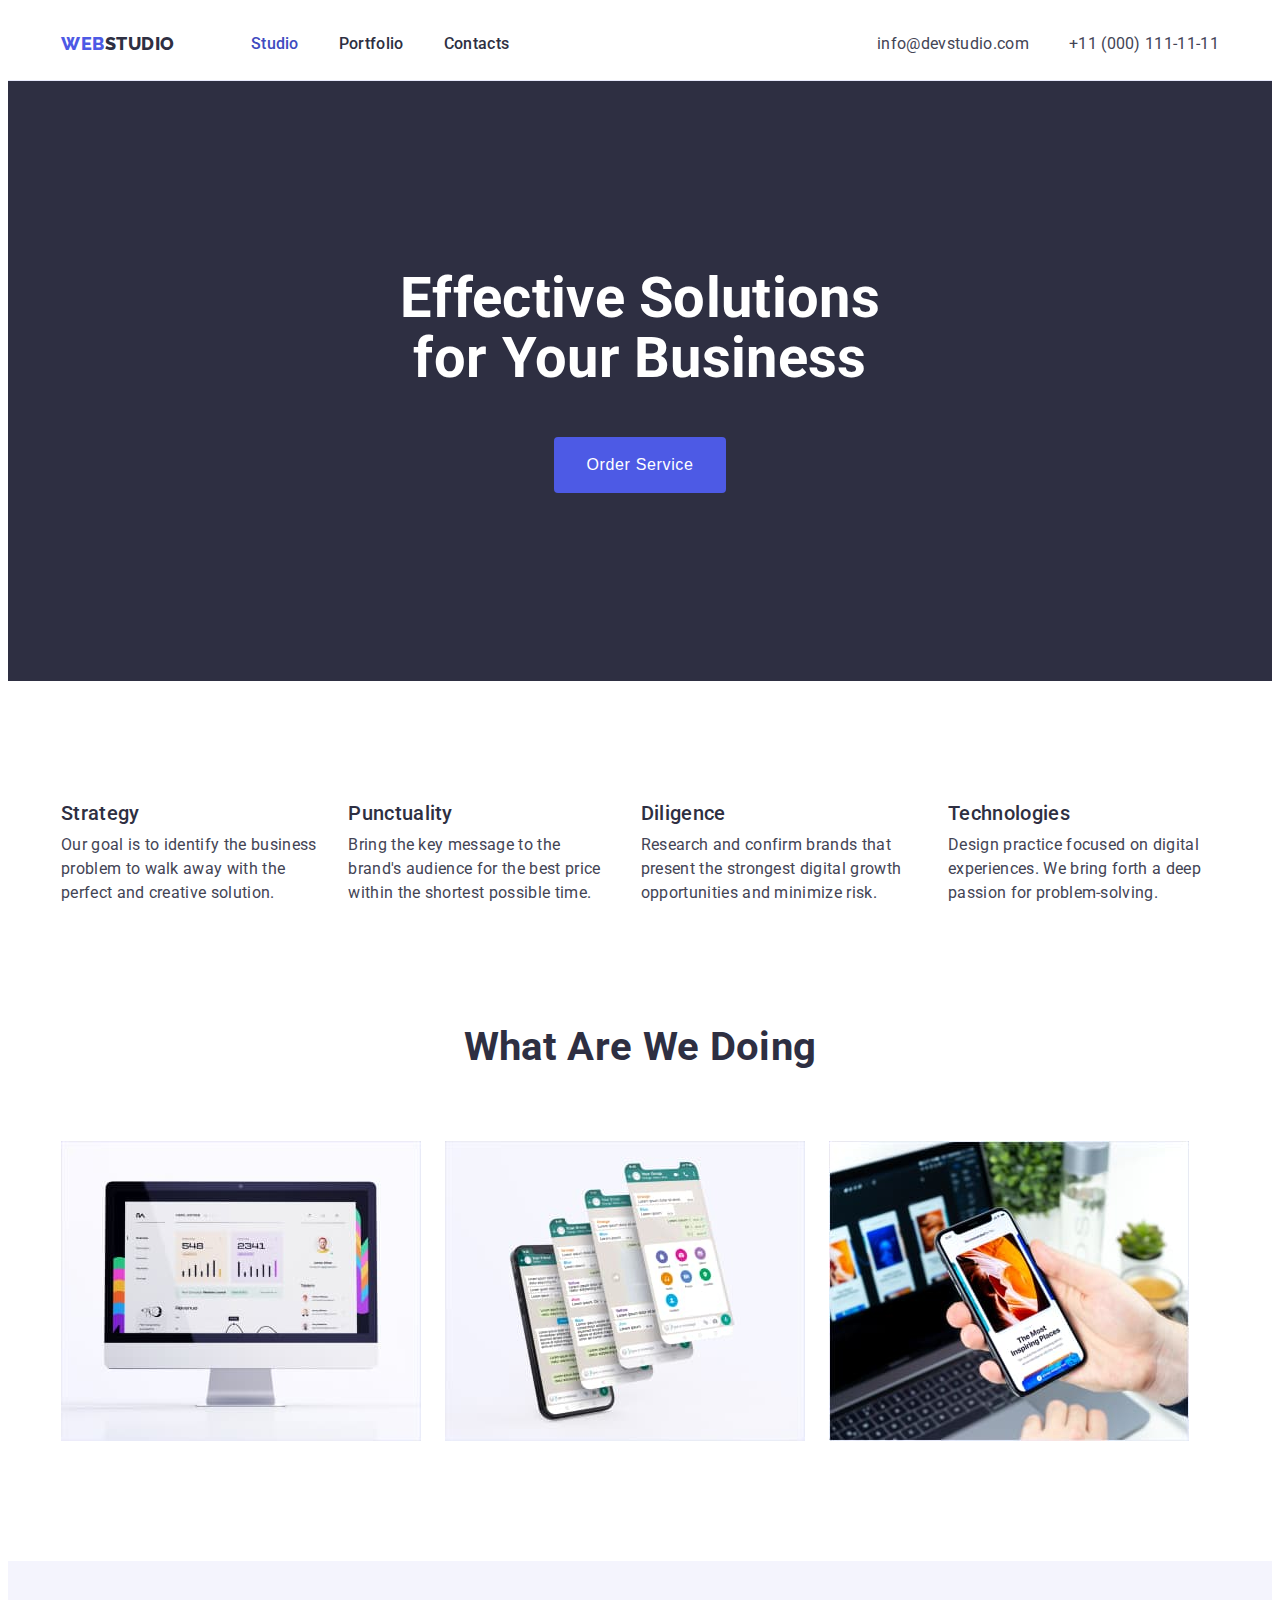
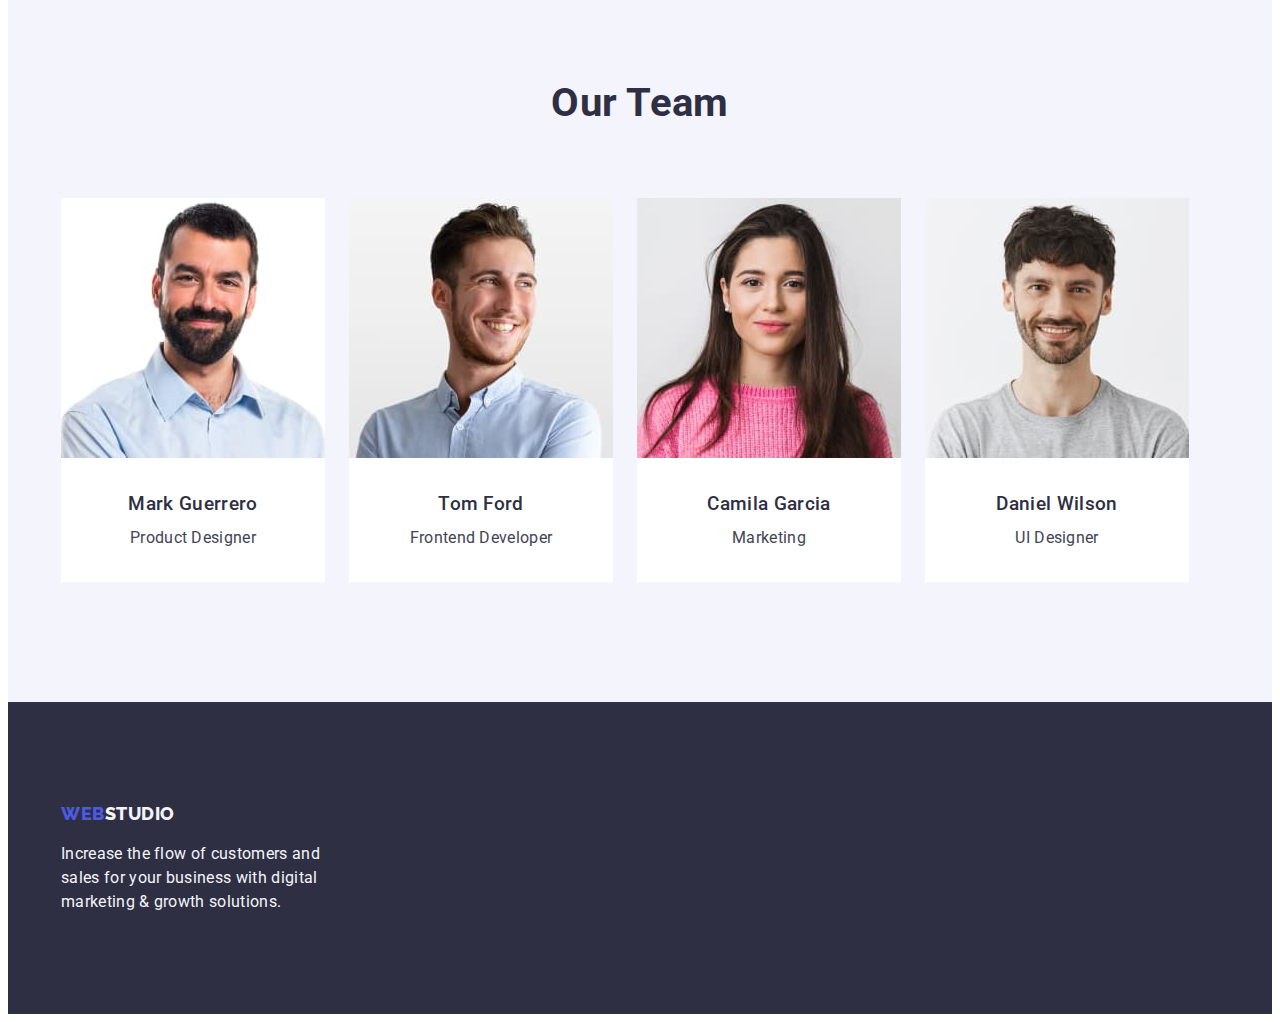
<file: index.html>
<!DOCTYPE html>
<html lang="en">
	<head>
		<meta charset="UTF-8" />
		<meta name="viewport" content="width=device-width, initial-scale=1.0" />
		<link
			href="https://fonts.googleapis.com/css2?family=Raleway:wght@800&family=Roboto:wght@400;500;700;900&display=swap"
			rel="stylesheet"
		/>
		<link
			rel="stylesheet"
			href="https://cdnjs.cloudflare.com/ajax/libs/modern-normalize/1.1.0/modern-normalize.min.css"
			integrity="sha512-wpPYUAdjBVSE4KJnH1VR1HeZfpl1ub8YT/NKx4PuQ5NmX2tKuGu6U/JRp5y+Y8XG2tV+wKQpNHVUX03MfMFn9Q=="
			crossorigin="anonymous"
			referrerpolicy="no-referrer"
		/>
		<link rel="stylesheet" href="./css/style.css" />
		<title>Web Studio - Home page</title>
	</head>
	<body>
		<header class="page-header">
			<div class="container main-nav">
				<nav class="main-navigation">
					<a href="./index.html" class="logo">Web<span>Studio</span></a>
					<ul class="site-nav list">
						<li class="item">
							<a href="./index.html" class="link current">Studio</a>
						</li>
						<li class="item">
							<a href="./portfolio.html" class="link">Portfolio</a>
						</li>
						<li class="item"><a href="" class="link">Contacts</a></li>
					</ul>
				</nav>
				<address class="contacts">
					<ul class="nav-contacts">
						<li class="item">
							<a href="mailto:info@devstudio.com">info@devstudio.com</a>
						</li>
						<li class="item">
							<a href="tel:+110001111111">+11 (000) 111-11-11</a>
						</li>
					</ul>
				</address>
			</div>
		</header>
		<main>
			<section class="hero">
				<div class="container">
					<h1 class="hero-header">
						Effective Solutions<br />for Your Business
					</h1>
					<button type="button" class="hero-button">Order Service</button>
				</div>
			</section>
			<section class="section-benefits section">
				<div class="container">
					<h2 hidden>Hidden header</h2>
					<ul class="benefits-list list">
						<li class="item">
							<h3 class="benefits-header">Strategy</h3>
							<p class="benefits-desc">
								Our goal is to identify the business problem to walk away with
								the perfect and creative solution.
							</p>
						</li>
						<li class="item">
							<h3 class="benefits-header">Punctuality</h3>
							<p class="benefits-desc">
								Bring the key message to the brand's audience for the best price
								within the shortest possible time.
							</p>
						</li>
						<li class="item">
							<h3 class="benefits-header">Diligence</h3>
							<p class="benefits-desc">
								Research and confirm brands that present the strongest digital
								growth opportunities and minimize risk.
							</p>
						</li>
						<li class="item">
							<h3 class="benefits-header">Technologies</h3>
							<p class="benefits-desc">
								Design practice focused on digital experiences. We bring forth a
								deep passion for problem-solving.
							</p>
						</li>
					</ul>
				</div>
			</section>
			<section class="we-doing section">
				<div class="container">
					<h2 class="we-doing-header">What are we doing</h2>
					<ul class="we-doing-list list">
						<li class="item">
							<img
								src="./images/weredoing1.jpg"
								alt="Concept Desktop"
								width="360"
							/>
						</li>
						<li class="item">
							<img src="./images/weredoing2.jpg" alt="Mobile App" width="360" />
						</li>
						<li class="item">
							<img
								src="./images/weredoing3.jpg"
								alt="Multiplatform"
								width="360"
							/>
						</li>
					</ul>
				</div>
			</section>
			<section class="team section">
				<div class="container">
					<h2 class="team-header">Our Team</h2>
					<ul class="team-list list">
						<li class="item">
							<img src="./images/mark.jpg" width="264" alt="Mark Guerrero" />
							<div class="team-content">
								<h3 class="team-name">Mark Guerrero</h3>
								<p>Product Designer</p>
							</div>
						</li>
						<li class="item">
							<img src="./images/tom.jpg" width="264" alt="Tom Ford" />
							<div class="team-content">
								<h3 class="team-name">Tom Ford</h3>
								<p>Frontend Developer</p>
							</div>
						</li>
						<li class="item">
							<img src="./images/camila.jpg" width="264" alt="Camila Garcia" />
							<div class="team-content">
								<h3 class="team-name">Camila Garcia</h3>
								<p>Marketing</p>
							</div>
						</li>
						<li class="item">
							<img src="./images/daniel.jpg" width="264" alt="Daniel Wilson" />
							<div class="team-content">
								<h3 class="team-name">Daniel Wilson</h3>
								<p>UI Designer</p>
							</div>
						</li>
					</ul>
				</div>
			</section>
		</main>
		<footer class="footer">
			<div class="container">
				<div class="copyrights">
					<a href="./index.html" class="logo">Web<span>Studio</span></a>
					<p class="slogan">
						Increase the flow of customers and sales for your business with
						digital marketing & growth solutions.
					</p>
				</div>
			</div>
		</footer>
	</body>
</html>
</file>
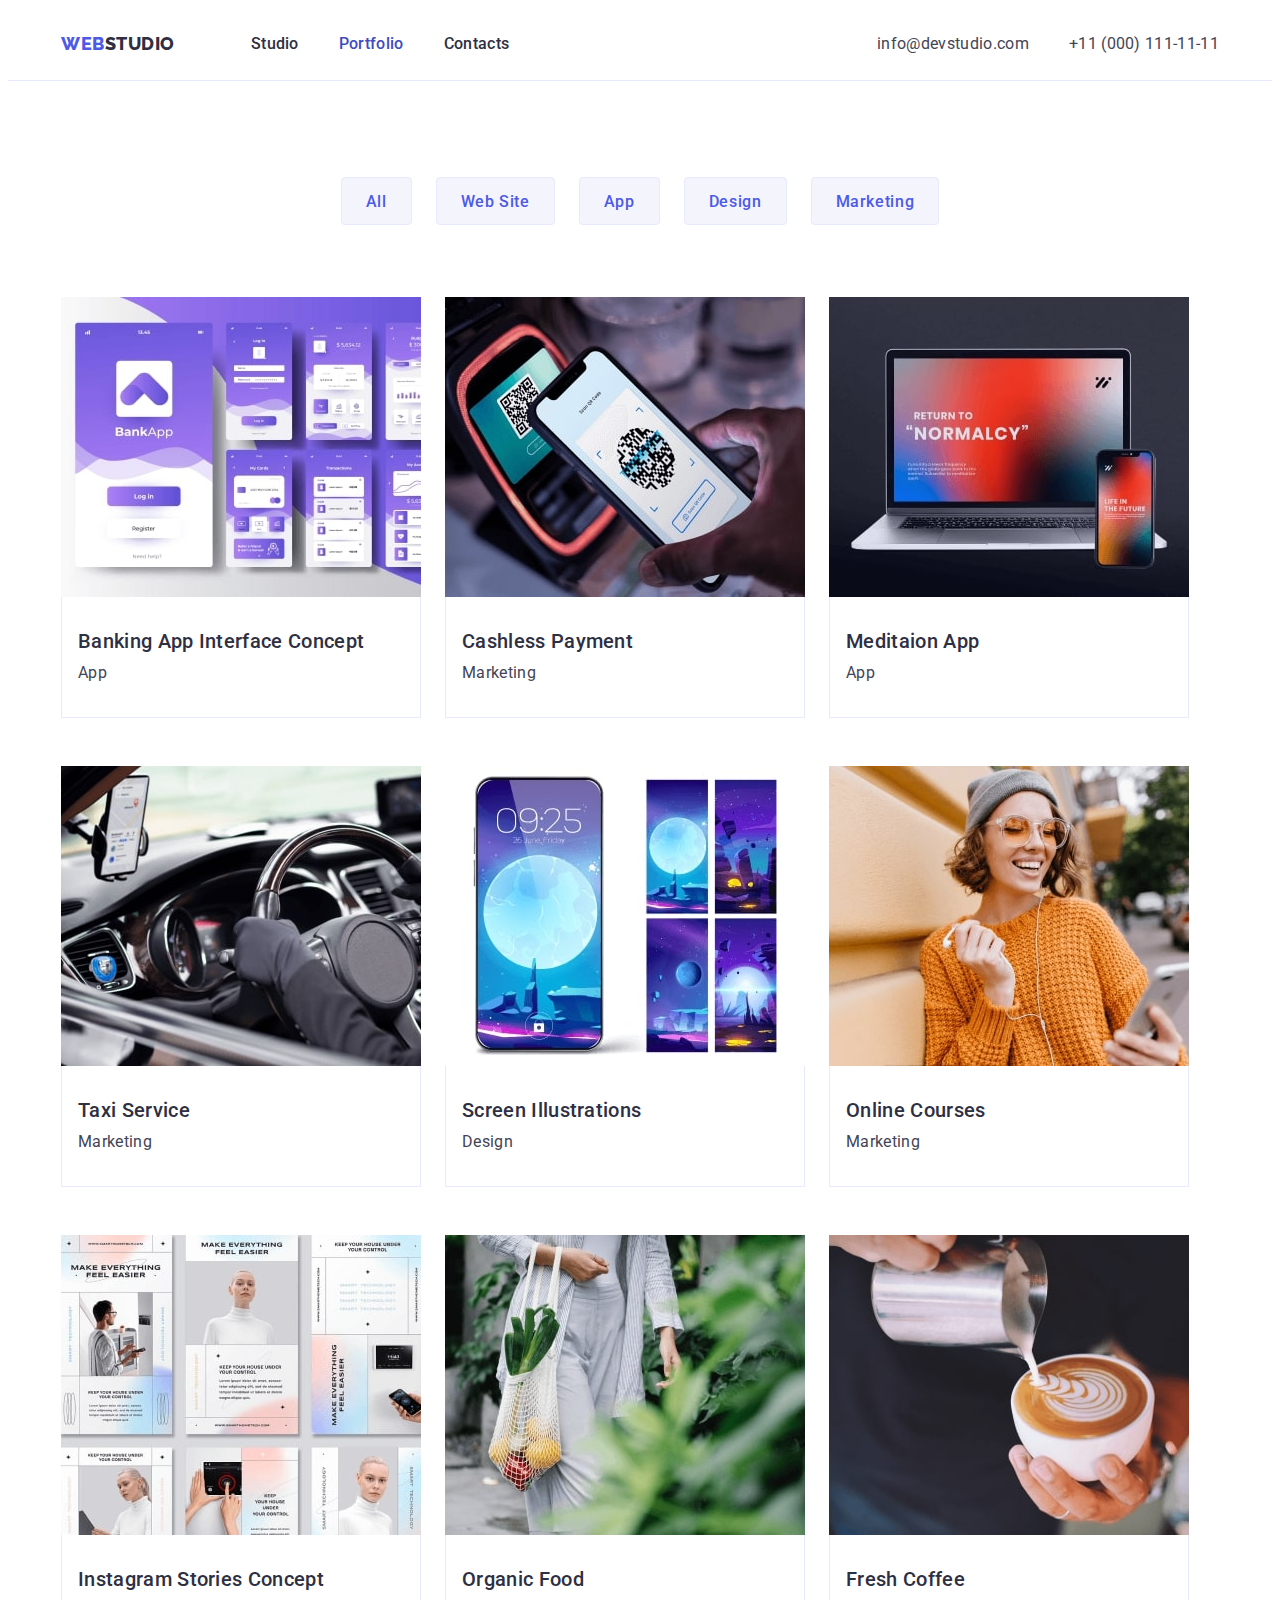
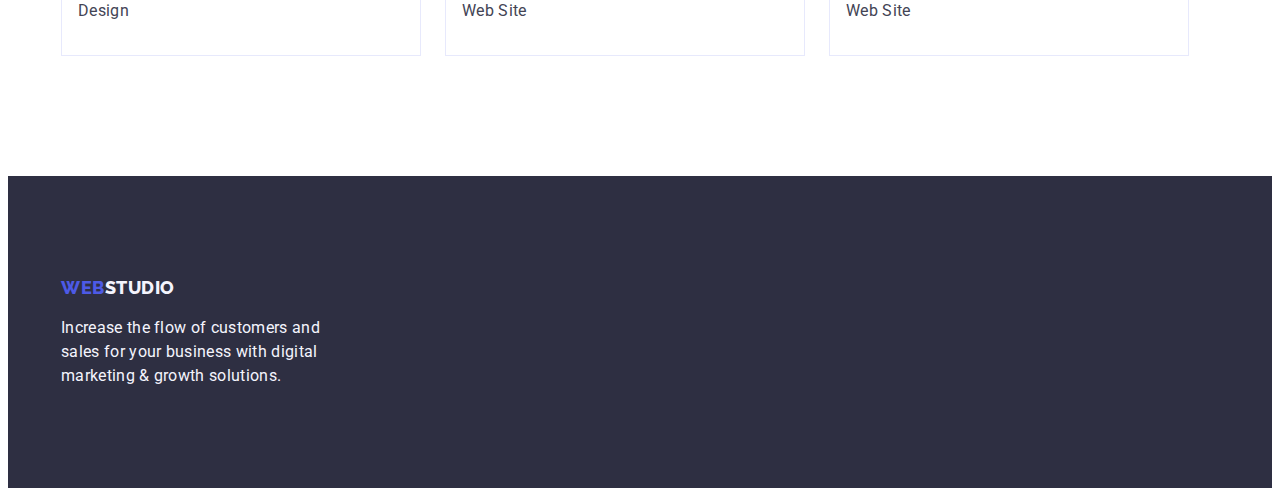
<file: portfolio.html>
<!DOCTYPE html>
<html lang="en">
	<head>
		<meta charset="UTF-8" />
		<meta name="viewport" content="width=device-width, initial-scale=1.0" />
		<link
			href="https://fonts.googleapis.com/css2?family=Raleway:wght@800&family=Roboto:wght@400;500;700;900&display=swap"
			rel="stylesheet"
		/>
		<link
			rel="stylesheet"
			href="https://cdnjs.cloudflare.com/ajax/libs/modern-normalize/1.1.0/modern-normalize.min.css"
			integrity="sha512-wpPYUAdjBVSE4KJnH1VR1HeZfpl1ub8YT/NKx4PuQ5NmX2tKuGu6U/JRp5y+Y8XG2tV+wKQpNHVUX03MfMFn9Q=="
			crossorigin="anonymous"
			referrerpolicy="no-referrer"
		/>
		<link rel="stylesheet" href="./css/style.css" />
		<title>Web Studio - Portfolio</title>
	</head>
	<body>
		<header class="page-header">
			<div class="container main-nav">
				<nav class="main-navigation">
					<a href="./index.html" class="logo">Web<span>Studio</span></a>
					<ul class="site-nav list">
						<li class="item"><a href="./index.html" class="link">Studio</a></li>
						<li class="item">
							<a href="./portfolio.html" class="link current">Portfolio</a>
						</li>
						<li class="item"><a href="" class="link">Contacts</a></li>
					</ul>
				</nav>
				<address class="contacts">
					<ul class="nav-contacts">
						<li class="item">
							<a href="mailto:info@devstudio.com">info@devstudio.com</a>
						</li>
						<li class="item">
							<a href="tel:+110001111111">+11 (000) 111-11-11</a>
						</li>
					</ul>
				</address>
			</div>
		</header>
		<main>
			<section class="section portfolio">
				<div class="container">
					<h1 hidden>Portfolio</h1>
					<ul class="filter-buttons">
						<li class="button-item">
							<button type="button" class="button">All</button>
						</li>
						<li class="button-item">
							<button type="button" class="button">Web Site</button>
						</li>
						<li class="button-item">
							<button type="button" class="button">App</button>
						</li>
						<li class="button-item">
							<button type="button" class="button">Design</button>
						</li>
						<li class="button-item">
							<button type="button" class="button">Marketing</button>
						</li>
					</ul>
					<h2 hidden>Our Benefits</h2>
					<ul class="benefits">
						<li class="item">
							<img
								src="./images/portfolio/banking-app.jpg"
								alt="Banking App Interface Concept"
								width="360"
							/>
							<div class="benefits-content">
								<h3 class="benefits-header">Banking App Interface Concept</h3>
								<p>App</p>
							</div>
						</li>
						<li class="item">
							<img
								src="./images/portfolio/cashless-payment.jpg"
								alt="Banking App Interface Concept"
								width="360"
							/>
							<div class="benefits-content">
								<h3 class="benefits-header">Cashless Payment</h3>
								<p>Marketing</p>
							</div>
						</li>
						<li class="item">
							<img
								src="./images/portfolio/meditaion-app.jpg"
								alt="Meditaion App"
								width="360"
							/>
							<div class="benefits-content">
								<h3 class="benefits-header">Meditaion App</h3>
								<p>App</p>
							</div>
						</li>
						<li class="item">
							<img
								src="./images/portfolio/taxi-service.jpg"
								alt="Taxi Service"
								width="360"
							/>
							<div class="benefits-content">
								<h3 class="benefits-header">Taxi Service</h3>
								<p>Marketing</p>
							</div>
						</li>
						<li class="item">
							<img
								src="./images/portfolio/screen-illustations.jpg"
								alt="Screen Illustrations"
								width="360"
							/>
							<div class="benefits-content">
								<h3 class="benefits-header">Screen Illustrations</h3>
								<p>Design</p>
							</div>
						</li>
						<li class="item">
							<img
								src="./images/portfolio/online-courses.jpg"
								alt="Online Courses"
								width="360"
							/>
							<div class="benefits-content">
								<h3 class="benefits-header">Online Courses</h3>
								<p>Marketing</p>
							</div>
						</li>
						<li class="item">
							<img
								src="./images/portfolio/instagram-stories.jpg"
								alt="Instagram Stories Concept"
								width="360"
							/>
							<div class="benefits-content">
								<h3 class="benefits-header">Instagram Stories Concept</h3>
								<p>Design</p>
							</div>
						</li>
						<li class="item">
							<img
								src="./images/portfolio/organic-food.jpg"
								alt="Organic Food"
								width="360"
							/>
							<div class="benefits-content">
								<h3 class="benefits-header">Organic Food</h3>
								<p>Web Site</p>
							</div>
						</li>
						<li class="item">
							<img
								src="./images/portfolio/fresh-cofee.jpg"
								alt="Fresh Coffee"
								width="360"
							/>
							<div class="benefits-content">
								<h3 class="benefits-header">Fresh Coffee</h3>
								<p>Web Site</p>
							</div>
						</li>
					</ul>
				</div>
			</section>
		</main>
		<footer class="footer">
			<div class="container">
				<div class="copyrights">
					<a href="./index.html" class="logo">Web<span>Studio</span></a>
					<p class="slogan">
						Increase the flow of customers and sales for your business with
						digital marketing & growth solutions.
					</p>
				</div>
			</div>
		</footer>
	</body>
</html>
</file>
<file: css/style.css>
:root {
  /* --brand-color: #3f51b5; */
  --header-color: #2E2F42;
  --main-text-color: #434455;
    --hover-and-background-color: #404BBF;
  --brand-color: #4D5AE5;
}
ul {
  list-style-type: none;
}

body {
  font-family: "Roboto", sans-serif;
  letter-spacing: 0.02em;
  font-size: 16px;
  color: var(--main-text-color);
  font-weight: 400;
  line-height: 1.5

}
h1,h2,h3,h4,h5,h6 {
  text-transform: capitalize;
  color: var(--header-color);
  font-weight: 500;
}
h1,h2,h3,h4,h5,h6,p,ul {
  margin:0;
  padding: 0;
}
a {
  text-decoration: none;
}
a:hover, a:focus, .site-nav .link:hover, .site-nav .link:focus, .site-nav .link.current {
  color: var(--hover-and-background-color)
}

.site-nav .link {
  color: var(--header-color);
}

img {
  display: block;
}

.page-header {
  border-bottom: 1px solid #E7E9FC;
}

.main-navigation {
  display: flex;
  align-items: center;
}
/* .page-header {
  outline: 1px solid red;
} */

.filter-buttons {
  display: flex;
  justify-content: center;
  padding-left: 0;
  margin-bottom: 72px;
}

.button-item:not(:first-child) {
  margin-left: 24px;
}

.button-item .button {
  display: inline-block;
  height: 48px;
  border-radius: 4px;
  padding: 12px 24px;
  background-color: #f4f4fd;
  color: var(--brand-color);
  cursor: pointer;
  font-weight: 500;
  font-size: 16px;
  line-height: 1.5;
  letter-spacing: 0.04em;
  font-family: inherit;
  text-align: center;
  border: 1px solid #e7e9fc;
}

/* .filter-buttons button {
  font-family: inherit;
  cursor: pointer;
  background-color: #F4F4FD;
  letter-spacing: 0.04em;
  color: var(--brand-color);
  font-weight: 500;
  font-size: var(--main-text-font-size);
  line-height: 1.5; 
} */
.filter-buttons button:hover,  .filter-buttons button:focus{
  background-color: var(--hover-and-background-color);
  color: #fff;
}


.logo {  
  font-family: 'Raleway';
  font-weight: 800;
  font-size: 18px;
  line-height: 1.33;
  letter-spacing: 0.03em;
  text-transform: uppercase;
  color: var(--brand-color);
}


.logo span{
  color: var(--header-color);
}

.footer .logo span{
  color: #F4F4FD;
}
.footer .logo {
  margin-bottom: 16px;
  display: inline-block;
}

.site-nav {
  display: flex;
  font-weight: 500;
  margin-left: 76px;;
}

/* .site-nav .item{
  outline: 1px solid red;
} */

.site-nav .item +.item, .nav-contacts .item:not(:first-child){
  margin-left: 40px;
}

.site-nav .link {
  display:block;
  padding-top: 24px;
  padding-bottom: 24px;
}
.nav-contacts, .main-nav {
  display: flex;
  align-items: center;
}
.nav-contacts a {
  color: var(--main-text-color) ;
  font-style: normal;
}

.benefits {
  flex-wrap: wrap;
}

.benefits .item {
  margin-right: 24px;
  margin-bottom: 48px;
  text-align: left;
}

.benefits .item:nth-child(3n) {
  margin-right: 0;
}

.benefits .item:nth-last-child(-n + 3){
  margin-bottom: 0;
}

.benefits-list, .we-doing-list, .team-list, .benefits {
  display: flex;
}

.benefits-list .item:not(:first-child), .we-doing-list .item:not(:first-child),  
.team-list .item:not(:first-child){
  margin-left: 24px;
}

.team-list > .item {
  background-color: #ffffff;
}

/* .benefits h3 {
  font-size: 20px;
  font-weight: 500;
  line-height: 1.2;
} */

.benefits-list {
  text-align: left;
}

.benefits-header {
  margin-bottom: 8px;
  font-weight: 500;
  font-size: 20px;
  line-height: 1.2;
}

.we-doing-header, .team-header {
  font-weight: 700;
  line-height: 1.11;
  font-size: 40px;
  color: var(--header-color) ;
  margin-bottom: 72px;
}

.section {
  padding-top: 120px;
  padding-bottom: 120px;
  text-align: center;
}
.section:nth-child(2n + 4) {
  background-color: #F4F4FD;
}

.we-doing {
  padding-top: 0;
}

.contacts {margin-left: auto;}

.container {
  width: 1158px;
  margin-left: auto;
  margin-right: auto;
  padding-right: 15px;
  padding-left: 15px;
}

.hero {
  text-align: center;
  padding-top: 188px;
  padding-bottom: 188px;
  background-color: var(--header-color);
}

.hero-header {
  font-size: 56px;
  margin-bottom: 48px;
  color: #fff;
  line-height: 1.07;
  font-weight: 700;
  text-transform: none;

}
.hero-button {
  display: block;
  min-width: 169px;
  border-radius: 4px;
  padding: 16px 32px;
  margin: 0 auto;
  background-color: var(--brand-color);
  color: #fff;
  cursor: pointer;
  font-weight: 500;
  font-size: 16px;
  line-height: 1.5;
  letter-spacing: 0.04em;
  text-align: center;
  border: var(--brand-color);;
}

.hero-button:hover {
  background-color: var(--hover-and-background-color);
}

.team-content {
  margin: 32px 0;
}
.benefits-content {
  padding-top: 32px;
  padding-bottom: 32px;
  padding-left: 16px;
  border: 1px solid #e7e9fc;
  border-top: none;
}

.team-name {
  margin-bottom: 8px;
}

.footer {
  background-color: var(--header-color);
  padding-top: 100px;
  padding-bottom: 100px;
  color: #F4F4FD;
}

.copyrights {
  width: 264px;
}


/*=====================Portfolio==========================*/


.section.portfolio {
  padding-top: 96px;
}
</file>
